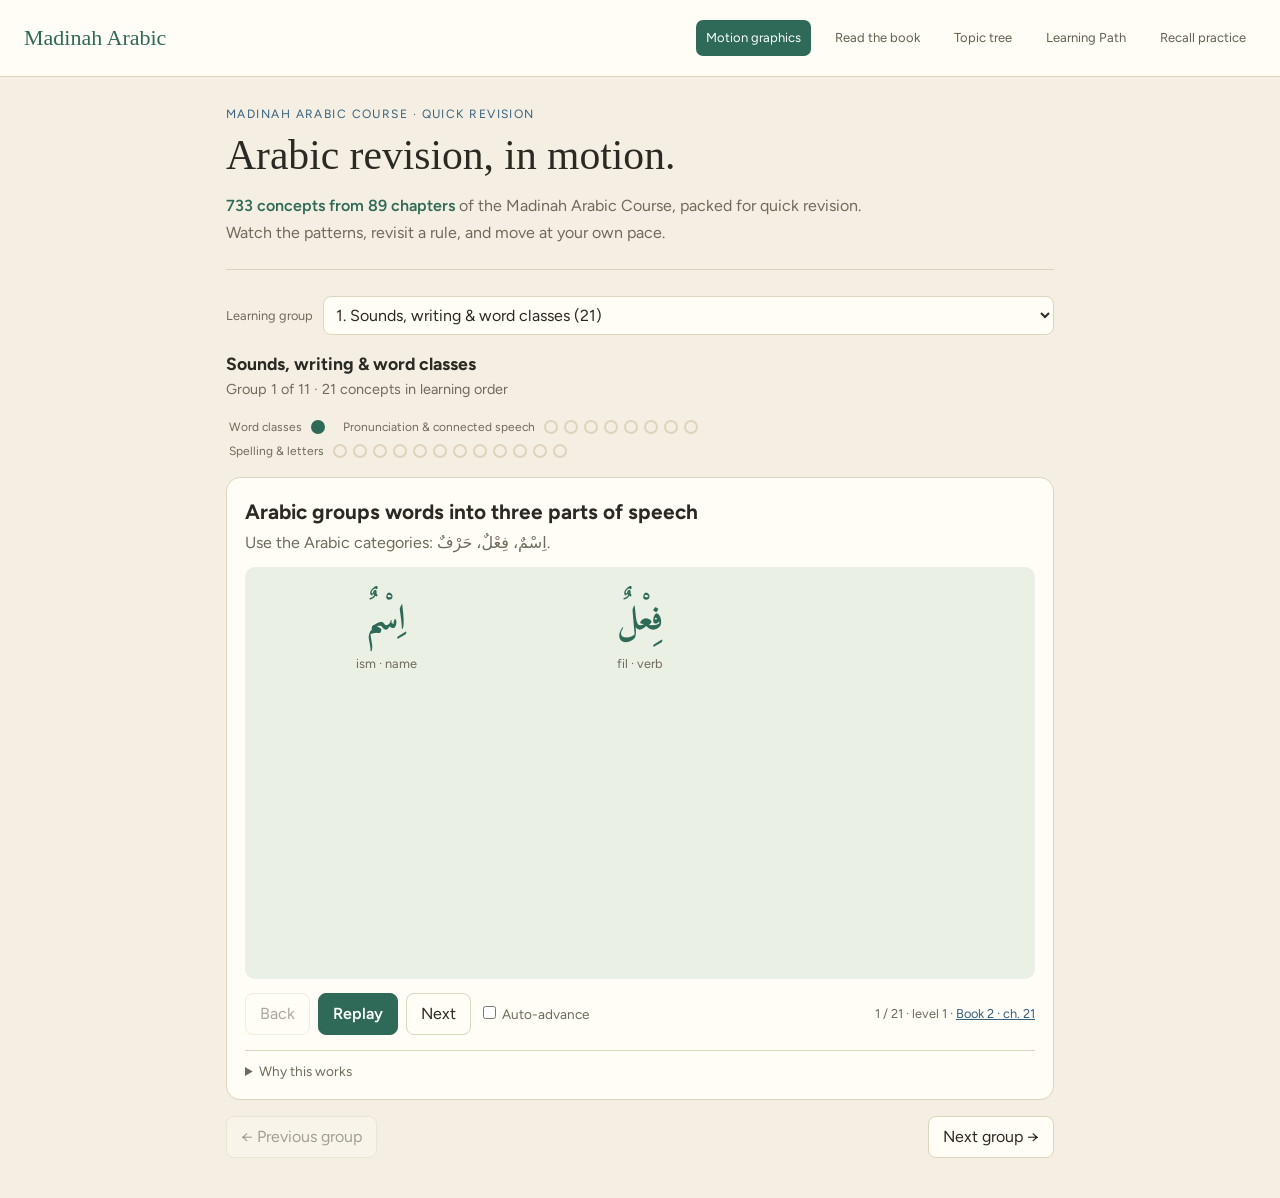
<file: index.html>
<!doctype html>
<html lang="en"><head><meta charset="utf-8"><meta name="viewport" content="width=device-width,initial-scale=1,viewport-fit=cover">
<meta name="description" content="733 concepts from 89 chapters of the Madinah Arabic Course, packed into visual lessons for quick revision. Explore all 11 groups through motion graphics."><title>Madinah Arabic — Quick revision in motion</title>
<script>if(new URLSearchParams(location.search).has('card'))location.replace('reader.html'+location.search+location.hash);</script>
<link href="https://fonts.googleapis.com/css2?family=Amiri:wght@400;700&amp;family=Figtree:wght@400;600&amp;display=swap" rel="stylesheet">
<link rel="stylesheet" href="concept-paths/motion/styles.css"><link rel="stylesheet" href="site-nav.css"><script src="site-nav.js" defer></script><script src="concept-paths/motion/motion.js" defer></script></head>
<body><main><section class="home-intro"><p class="kicker">Madinah Arabic Course · Quick revision</p><h1>Arabic revision, in motion.</h1><p><strong>733 concepts from 89 chapters</strong> of the Madinah Arabic Course, packed for quick revision. Watch the patterns, revisit a rule, and move at your own pace.</p></section>
<div class="group-picker"><label for="group">Learning group</label><select id="group" disabled><option>Loading…</option></select></div><h2 id="group-title">Arabic concepts in motion</h2>
<p class="sub" id="group-summary" role="status">Loading visual lessons…</p><nav id="dots" aria-label="Choose a concept"></nav>
<section id="card" aria-label="Animated concept"><h2 id="ttl"></h2><p id="rule"></p><div id="example-picker" hidden><label for="example">Example</label> <select id="example"></select></div><div id="stage"></div>
<div id="ctl"><button class="b" id="prev" disabled>Back</button><button class="b pri" id="rep" disabled>Replay</button><button class="b" id="next" disabled>Next</button><label style="font-size:.85rem;color:var(--mut)"><input type="checkbox" id="auto"> Auto-advance</label><span id="meta"></span></div>
<details id="context" hidden><summary>Why this works</summary><p id="explanation"></p><a id="concept-link">Read the concept &amp; original sources ↗</a></details></section>
<nav class="group-controls" aria-label="Move between groups"><button class="b" id="prev-group" disabled>← Previous group</button><button class="b" id="next-group" disabled>Next group →</button></nav></main></body></html>
</file>
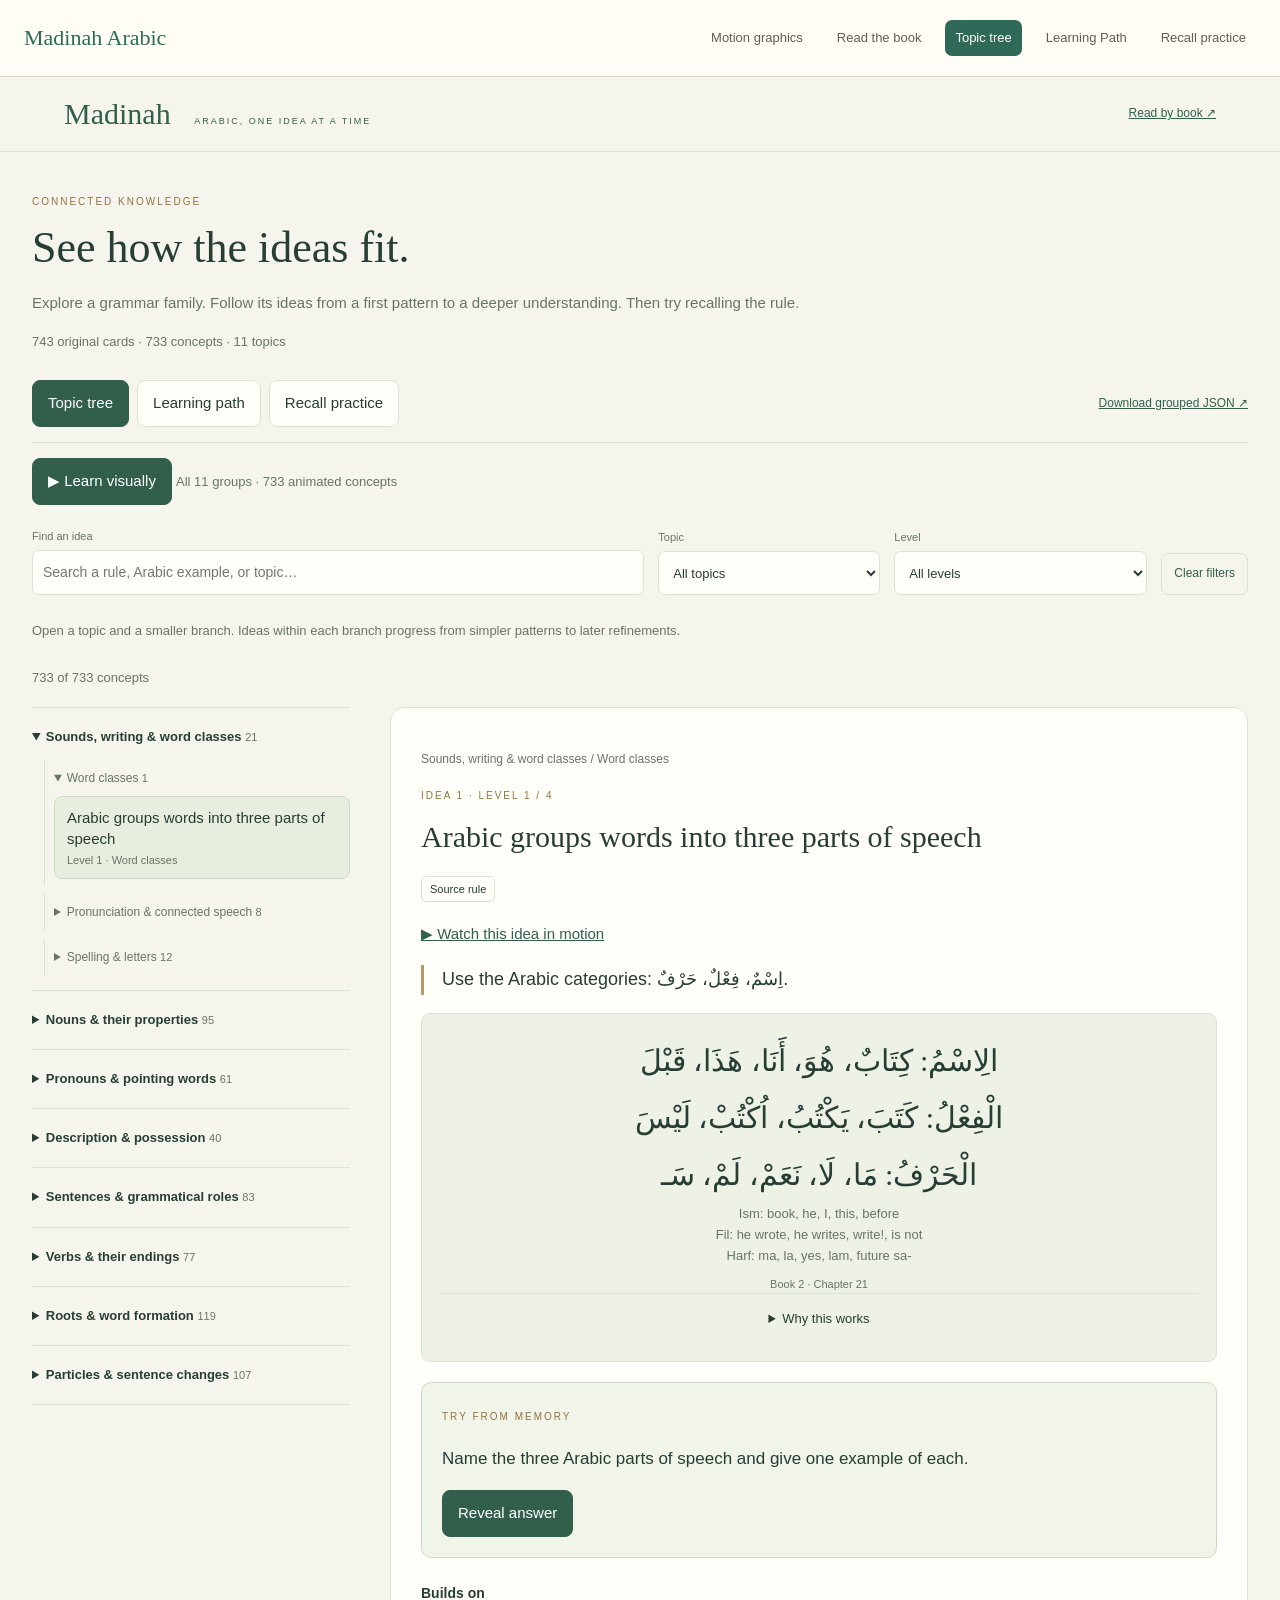
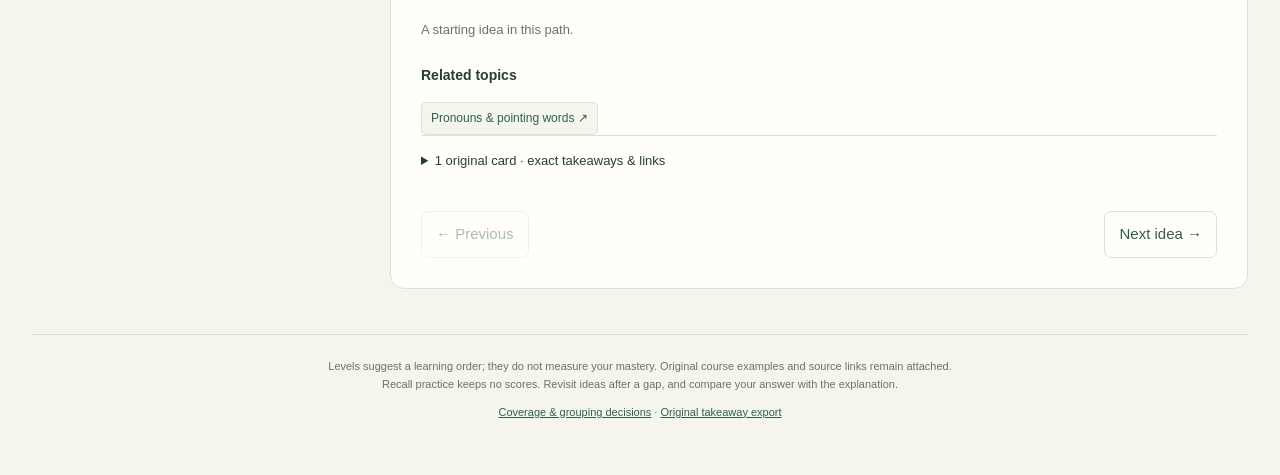
<file: concept-paths/index.html>
<!doctype html>
<html lang="en">
<head>
  <meta charset="utf-8"><meta name="viewport" content="width=device-width,initial-scale=1">
  <meta name="description" content="Explore every Madinah Arabic Course takeaway by grammar topic, follow a learning path, and practise recalling the rules.">
  <title>Madinah — Concept paths</title>
  <link rel="stylesheet" href="styles.css"><link rel="stylesheet" href="../site-nav.css"><script src="../site-nav.js" defer></script><script src="app.js?v=motion-home" defer></script>
</head>
<body>
  <header><a class="brand" href="../index.html">Madinah <span>ARABIC, ONE IDEA AT A TIME</span></a><a class="reader-link" href="../reader.html">Read by book ↗</a></header>
  <main>
    <section class="intro"><p class="eyebrow">CONNECTED KNOWLEDGE</p><h1>See how the ideas fit.</h1><p>Explore a grammar family. Follow its ideas from a first pattern to a deeper understanding. Then try recalling the rule.</p><p id="summary" class="muted" role="status">Loading concept paths…</p></section>
    <nav class="views" aria-label="Learning view"><button data-view="tree" aria-pressed="true">Topic tree</button><button data-view="path" aria-pressed="false">Learning path</button><button data-view="review" aria-pressed="false">Recall practice</button><a href="concepts.json" download>Download grouped JSON ↗</a></nav>
    <p><a class="action" href="../" style="display:inline-block;text-decoration:none">▶ Learn visually</a> <span class="muted">All 11 groups · 733 animated concepts</span></p>
    <section class="filters" aria-label="Find concepts">
      <label class="search-label">Find an idea<input id="search" type="search" placeholder="Search a rule, Arabic example, or topic…"></label>
      <label>Topic<select id="topic"><option value="">All topics</option></select></label>
      <label>Level<select id="level"><option value="">All levels</option></select></label>
      <button id="clear" class="quiet">Clear filters</button>
    </section>
    <div class="view-description"><p id="view-help" class="muted"></p><button id="mix" class="quiet" hidden>Mix this review</button></div>
    <p id="result-count" class="muted" aria-live="polite"></p>
    <div class="workspace"><aside id="navigation" aria-label="Concept navigation"></aside><section id="detail" aria-label="Selected concept"></section></div>
    <footer>Levels suggest a learning order; they do not measure your mastery. Original course examples and source links remain attached.<br>Recall practice keeps no scores. Revisit ideas after a gap, and compare your answer with the explanation.<br><a href="coverage.json">Coverage & grouping decisions</a> · <a href="../key-takeaways.json">Original takeaway export</a></footer>
  </main>
</body></html>
</file>
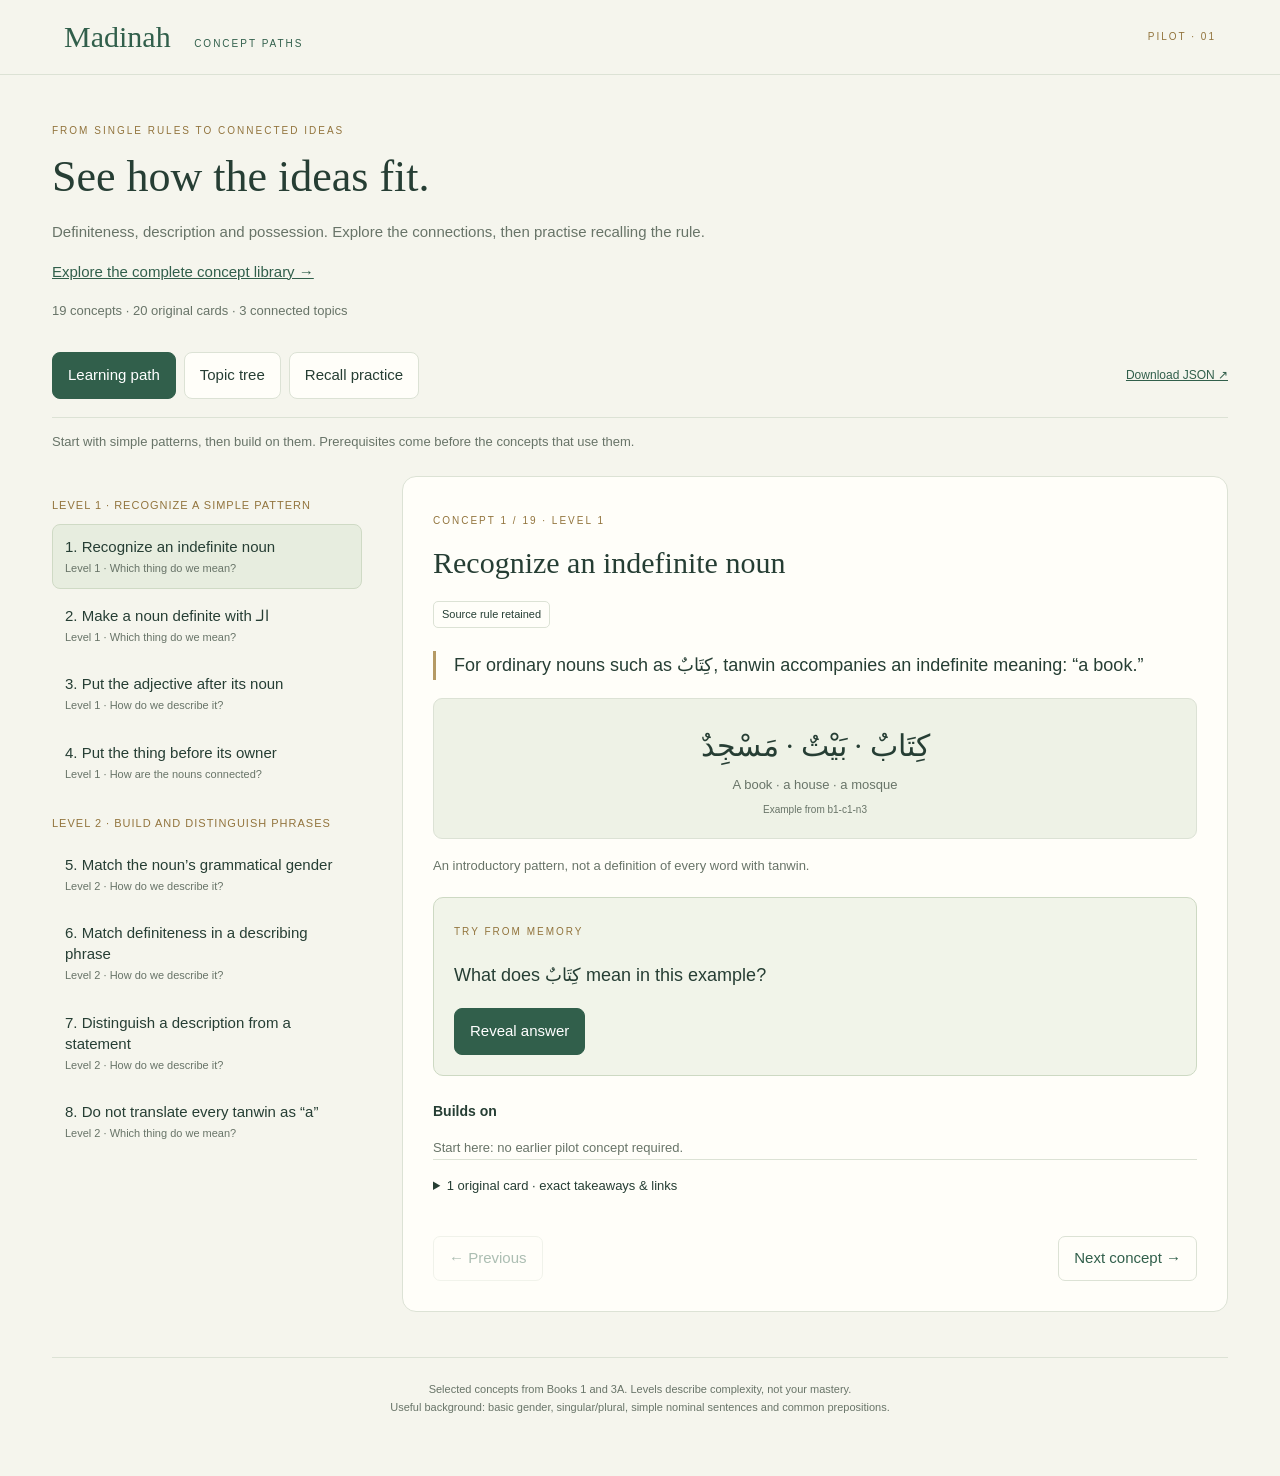
<file: pilot/index.html>
<!doctype html>
<html lang="en">
<head>
  <meta charset="utf-8"><meta name="viewport" content="width=device-width,initial-scale=1">
  <title>Madinah — Concept paths pilot</title>
  <link rel="stylesheet" href="pilot.css"><script src="pilot.js" defer></script>
</head>
<body>
  <header><a class="brand" href="../index.html">Madinah <span>CONCEPT PATHS</span></a><span class="badge">PILOT · 01</span></header>
  <main>
    <section class="intro"><p class="eyebrow">FROM SINGLE RULES TO CONNECTED IDEAS</p><h1>See how the ideas fit.</h1><p>Definiteness, description and possession. Explore the connections, then practise recalling the rule.</p><p><a href="../concept-paths/">Explore the complete concept library →</a></p><p id="summary" class="muted" role="status">Loading concepts…</p></section>
    <nav class="views" aria-label="Learning view"><button data-view="path" aria-pressed="true">Learning path</button><button data-view="tree" aria-pressed="false">Topic tree</button><button data-view="review" aria-pressed="false">Recall practice</button><a href="concepts.json">Download JSON ↗</a></nav>
    <p id="view-help" class="muted"></p>
    <div class="workspace"><aside id="navigation" aria-label="Concept navigation"></aside><section id="detail" aria-label="Selected concept"></section></div>
    <footer>Selected concepts from Books 1 and 3A. Levels describe complexity, not your mastery.<br>Useful background: basic gender, singular/plural, simple nominal sentences and common prepositions.</footer>
  </main>
</body></html>
</file>
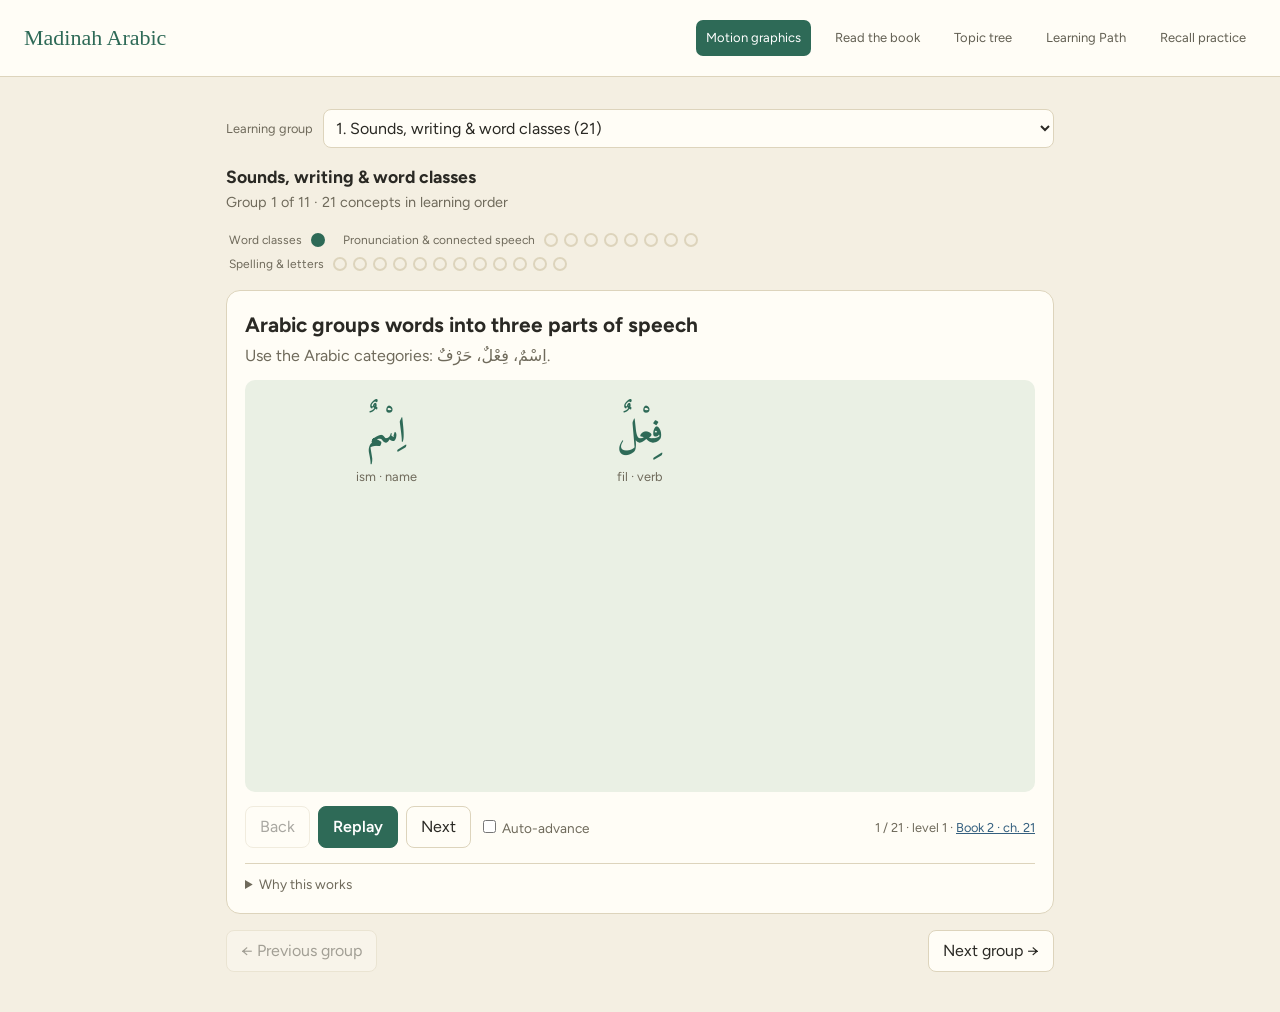
<file: concept-paths/motion/index.html>
<!DOCTYPE html>
<html lang="en"><head><meta charset="utf-8">
<meta name="viewport" content="width=device-width, initial-scale=1, viewport-fit=cover">
<title>Sounds, writing &amp; word classes – motion</title>
<link href="https://fonts.googleapis.com/css2?family=Amiri:wght@400;700&amp;family=Figtree:wght@400;600&amp;display=swap" rel="stylesheet">
<link rel="stylesheet" href="styles.css"><link rel="stylesheet" href="../../site-nav.css"><script src="../../site-nav.js" defer></script></head><body><main>
<div class="group-picker"><label for="group">Learning group</label><select id="group" disabled><option>Loading…</option></select></div><h1 id="group-title">Arabic concepts in motion</h1>
<p class="sub" id="group-summary" role="status">Loading visual lessons…</p>
<nav id="dots" aria-label="Choose a concept"></nav>
<section id="card" aria-label="Animated concept">
<h2 id="ttl"></h2><p id="rule"></p>
<div id="example-picker" hidden><label for="example">Example</label> <select id="example"></select></div><div id="stage"></div>
<div id="ctl"><button class="b" id="prev">Back</button><button class="b pri" id="rep">Replay</button><button class="b" id="next">Next</button>
<label style="font-size:.85rem;color:var(--mut)"><input type="checkbox" id="auto"> Auto-advance</label><span id="meta"></span></div>
<details id="context" hidden><summary>Why this works</summary><p id="explanation"></p><a id="concept-link">Read the concept &amp; original sources ↗</a></details></section><nav class="group-controls" aria-label="Move between groups"><button class="b" id="prev-group" disabled>← Previous group</button><button class="b" id="next-group" disabled>Next group →</button></nav></main>
<script src="motion.js"></script></body></html>
</file>
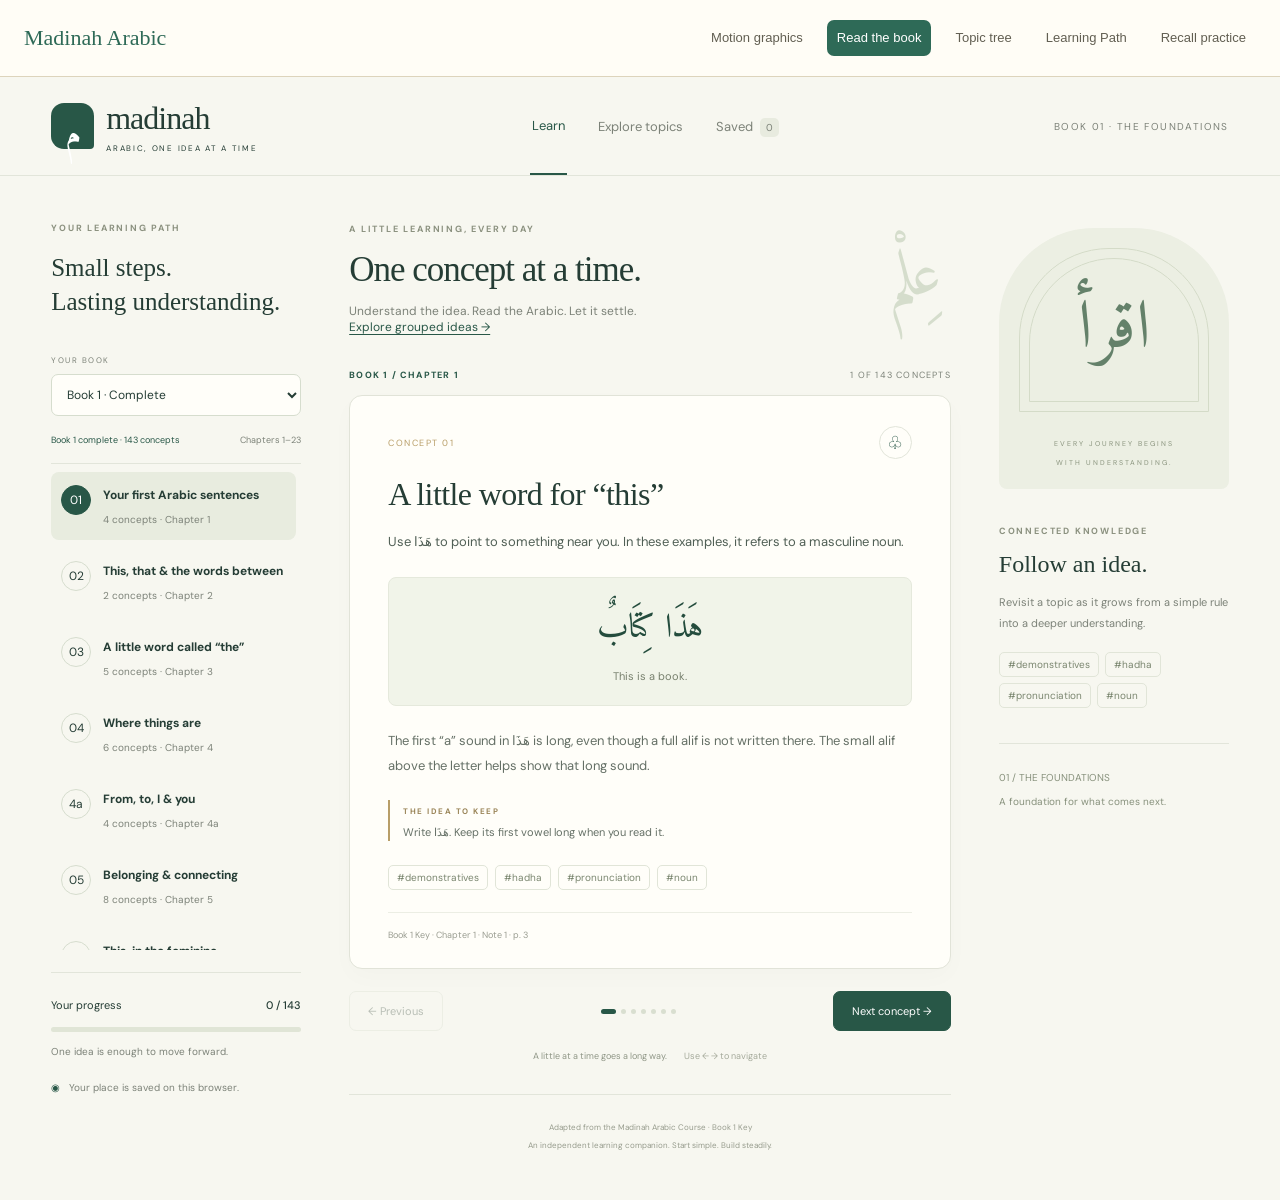
<file: reader.html>
<!doctype html>
<html lang="en"><head><meta charset="utf-8"><meta name="viewport" content="width=device-width, initial-scale=1"><meta name="description" content="Learn Arabic one clear concept at a time. A guided reading companion to the complete Book 1, Book 2, Book 3A and Book 3B Keys, with connected topic paths."><title>Madinah Arabic — Read the book</title><link rel="stylesheet" href="styles.css"><script src="concepts.js" defer></script><script src="concepts-next.js" defer></script><script src="concepts-7-9.js" defer></script><script src="concepts-10-12.js" defer></script><script src="concepts-13-18.js" defer></script><script src="concepts-19-23.js" defer></script><script src="book2-concepts.js" defer></script><script src="book2-concepts-4-6.js" defer></script><script src="book2-concepts-7-9.js" defer></script><script src="book2-concepts-10-12.js" defer></script><script src="book2-concepts-13-15.js" defer></script><script src="book2-concepts-16-18.js" defer></script><script src="book2-concepts-19-21.js" defer></script><script src="book2-concepts-22-25.js" defer></script><script src="book2-concepts-26-28.js" defer></script><script src="book2-concepts-29-31.js" defer></script><script src="book3a-concepts-1-2.js" defer></script><script src="book3a-concepts-3-7.js" defer></script><script src="book3a-concepts-8-10.js" defer></script><script src="book3a-concepts-11-12.js" defer></script><script src="book3a-concepts-13-15.js" defer></script><script src="book3b-concepts-16-18.js" defer></script><script src="book3b-concepts-19-21.js" defer></script><script src="book3b-concepts-22-24.js" defer></script><script src="book3b-concepts-25-26.js" defer></script><script src="book3b-concepts-27-28.js" defer></script><script src="book3b-concepts-29-31.js" defer></script><script src="book3b-concepts-32-34.js" defer></script><script src="app.js" defer></script><link rel="stylesheet" href="site-nav.css"><script src="site-nav.js" defer></script></head>
<body><header><a class="brand" href="./"><span class="brand-icon" lang="ar">م</span><span>madinah<span class="brand-sub">ARABIC, ONE IDEA AT A TIME</span></span></a><nav aria-label="Main"><button id="learn" class="nav-active">Learn</button><button id="topics">Explore topics</button><button id="saved">Saved <span id="saved-count">0</span></button></nav><span class="edition" id="edition">BOOK 01 · THE FOUNDATIONS</span></header>
<div class="layout"><aside><div class="eyebrow">YOUR LEARNING PATH</div><h2>Small steps.<br>Lasting understanding.</h2><div class="book-picker"><label for="book-select">YOUR BOOK</label><select id="book-select"><option value="1">Book 1 · Complete</option><option value="2">Book 2 · Complete</option><option value="3">Book 3A · Complete</option><option value="4">Book 3B · Complete</option></select></div><div class="book-label"><span id="availability">Book 1 complete</span><span id="book-range">Chapters 1–23</span></div><div id="chapters" role="navigation" aria-label="Book 1 chapters"></div><div class="progress-box"><div><span>Your progress</span><strong id="progress-label"></strong></div><progress id="progress" aria-label="Book 1 reading progress" max="143" value="0"></progress><p>One idea is enough to move forward.</p></div><div class="local-note"><span>◉</span> Your place is saved on this browser.</div></aside>
<main><section class="intro"><div><div class="eyebrow">A LITTLE LEARNING, EVERY DAY</div><h1>One concept at a time.</h1><p>Understand the idea. Read the Arabic. Let it settle.</p><p><a class="concept-paths-link" href="concept-paths/">Explore grouped ideas →</a></p></div><span class="intro-ar" lang="ar" dir="rtl">عِلْم</span></section><div id="filter-bar" hidden></div><div class="card-meta"><span id="chapter-label"></span><span id="position"></span></div><article id="concept-card" aria-live="polite"></article><div class="reader-nav"><button id="prev" class="secondary">← Previous</button><span id="dots" aria-hidden="true"></span><button id="next" class="primary">Next concept →</button></div><p class="keyboard-hint">A little at a time goes a long way. <span>Use ← → to navigate</span></p><section id="collection" hidden></section><footer><span id="source-footer">Adapted from the Madinah Arabic Course · Book 1 Key</span><br><span>An independent learning companion. Start simple. Build steadily.</span></footer></main><section class="right-rail"><div class="rail-art"><div class="arch"><span lang="ar">اقرأ</span></div><span>EVERY JOURNEY BEGINS<br>WITH UNDERSTANDING.</span></div><div class="eyebrow">CONNECTED KNOWLEDGE</div><h3>Follow an idea.</h3><p>Revisit a topic as it grows from a simple rule into a deeper understanding.</p><div id="related-tags"></div><div class="rail-bottom"><span id="rail-book">01 / THE FOUNDATIONS</span><br><span>A foundation for what comes next.</span></div></section></div><div id="toast" role="status"></div></body></html>
</file>
<file: concept-paths/motion/styles.css>
:root{--bg:#f4efe2;--stage:#eaf0e4;--card:#fffdf6;--ink:#2a2924;--mut:#6f6a5b;--line:#ddd4bc;--gold:#2e6a57;--teal:#35607f;--hi:#fbe39a;
box-sizing:border-box;padding-top:env(safe-area-inset-top,0px);padding-bottom:env(safe-area-inset-bottom,0px)}

html{scroll-padding-top:env(safe-area-inset-top,0px)}
*{box-sizing:border-box}body{margin:0;background:var(--bg);color:var(--ink);font:16px/1.5 Figtree,system-ui,sans-serif}
main{max-width:860px;margin:0 auto;padding:20px 16px 40px}
h1{font-size:1.1rem;margin:0 0 2px}.sub{color:var(--mut);font-size:.9rem;margin:0 0 14px}
#dots{display:flex;flex-wrap:wrap;gap:6px 18px;margin-bottom:14px;max-height:190px;overflow:auto;scrollbar-width:thin;padding:3px}
.grp{display:flex;align-items:center;gap:5px}.grp small{color:var(--mut);font-size:.75rem;margin-right:3px}
.dot{width:14px;height:14px;border-radius:50%;border:2px solid var(--line);background:none;padding:0;cursor:pointer}
.dot.done{background:var(--line)}.dot.cur{border-color:var(--gold);background:var(--gold)}
.dot:focus-visible,button:focus-visible{outline:3px solid var(--teal);outline-offset:2px}
#card{background:var(--card);border:1px solid var(--line);border-radius:14px;padding:18px}
#ttl{font-size:1.3rem;margin:0 0 4px}#rule{color:var(--mut);margin:0 0 12px}
#stage{min-height:300px;border-radius:10px;background:var(--stage);display:flex;flex-direction:column;align-items:center;justify-content:center;gap:16px;padding:20px;overflow:hidden;direction:ltr}
.ar{font-family:Amiri,'Noto Naskh Arabic',serif;direction:rtl;line-height:1.9}
.hid{opacity:0;transform:translateY(14px);transition:opacity .6s,transform .6s}.hid.on{opacity:1;transform:none}
.row{display:grid;grid-template-columns:1fr auto 1fr;gap:16px;align-items:center;width:100%;max-width:640px}
.row .l{font-size:2rem;direction:rtl}.row .r{font-size:2.3rem;direction:rtl}
.row .l{order:3;text-align:right}.row .r{order:1;text-align:left}.arr{order:2}.tag{order:4}
.arr{width:56px;height:3px;background:var(--gold);transform:scaleX(0);transform-origin:right;transition:transform .5s;position:relative}
.arr.on{transform:scaleX(1)}.arr:after{content:"";position:absolute;left:-2px;top:-5px;border:6px solid transparent;border-right:9px solid var(--gold);border-left:0}
.tag{grid-column:1/-1;text-align:center;color:var(--teal);font-size:.9rem;margin-top:-10px}
b.h{font-weight:inherit;color:var(--ink);background:var(--hi);border-radius:4px}
.word{font-size:4rem}.m{transition:background .8s}
.m.glow{background:var(--hi);border-radius:4px}
.spoken{font-size:1.8rem;letter-spacing:.04em;color:var(--teal);min-height:2.4rem;font-weight:600}
.note{color:var(--mut);text-align:center;max-width:520px;min-height:1.5em}
.cols{display:grid;grid-template-columns:repeat(3,1fr);gap:12px;width:100%}.col{text-align:center}
.col h3{margin:0;font-size:2.2rem;color:var(--gold)}.col p{margin:0 0 8px;color:var(--mut);font-size:.8rem}
.chip{display:block;margin:4px auto;padding:2px 8px;border:1px solid var(--line);border-radius:8px;width:max-content;font-size:1.5rem;background:var(--card)}
#ctl{display:flex;gap:8px;align-items:center;margin-top:14px;flex-wrap:wrap}
button.b{font:inherit;padding:8px 14px;border-radius:8px;border:1px solid var(--line);background:var(--card);color:var(--ink);cursor:pointer}
button.b.pri{background:var(--gold);color:#fff;border-color:var(--gold);font-weight:600}
#meta{margin-left:auto;font-size:.8rem;color:var(--mut)}#meta a{color:var(--teal)}
@media(max-width:560px){.word{font-size:2.6rem}.row .l{font-size:1.4rem}.row .r{font-size:1.6rem}.arr{width:30px}.chip{font-size:1.2rem}.col h3{font-size:1.6rem}}
@media(prefers-reduced-motion:reduce){*{transition-duration:.01s!important}}
[hidden]{display:none!important}.group-picker{display:flex;gap:10px;align-items:center;margin:12px 0 16px}.group-picker label,#example-picker label{font-size:.8rem;color:var(--mut)}select{font:inherit;color:var(--ink);background:var(--card);border:1px solid var(--line);border-radius:8px;padding:8px;max-width:100%;min-width:0}.group-picker select{flex:1}.group-controls{display:flex;justify-content:space-between;gap:12px;margin-top:16px}.grp{flex-wrap:wrap;max-width:100%;gap:6px}.grp small{max-width:100%}.dot{flex-shrink:0}.row{grid-template-columns:minmax(0,1fr) auto minmax(0,1fr)}.row .l,.row .r{overflow-wrap:anywhere;min-width:0}.example-text{font-size:clamp(1.9rem,5vw,3rem);text-align:center;white-space:pre-line;overflow-wrap:anywhere;max-width:100%;line-height:2}.token{display:inline-block;border-radius:4px;transition:opacity .6s,transform .6s,background .8s}.token.focus-word{background:var(--hi)}.translation{font-size:1rem;white-space:pre-line}.note{white-space:pre-line}#example-picker{margin-bottom:12px;font-size:.85rem}#context{border-top:1px solid var(--line);margin-top:15px;padding-top:10px;font-size:.85rem;color:var(--mut)}#context summary{cursor:pointer}#context a{color:var(--teal)}#context p{white-space:pre-line}.word{overflow-wrap:anywhere;max-width:100%;text-align:center}.spoken{text-align:center;overflow-wrap:anywhere;max-width:100%}button:disabled{opacity:.4;cursor:default}select:focus-visible,a:focus-visible{outline:3px solid var(--teal);outline-offset:2px}@media(max-width:560px){.group-picker{align-items:stretch;flex-direction:column;gap:4px}.group-controls button{font-size:.85rem;padding:8px}#stage{padding:15px;gap:12px}.row{gap:8px}.tag{margin-top:0}.grp small{flex-basis:100%}.dot{width:17px;height:17px}}
</file>
<file: site-nav.css>
.site-tabs{display:flex;align-items:center;align-self:auto;justify-content:center;gap:6px 14px;flex-wrap:wrap;padding:17px 24px;margin:0;border-bottom:1px solid #ddd4bc;background:#fffdf6;font:13px/1.5 Figtree,'Segoe UI',sans-serif;box-sizing:border-box}.site-tabs a{display:block;white-space:nowrap;text-decoration:none;color:#625f52;padding:8px 10px;border-radius:7px}.site-tabs a.site-name{font:22px Georgia,serif;color:#2e6a57;margin-right:auto;padding-left:0}.site-tabs a[aria-current=page]{background:#2e6a57;color:#fff}.site-tabs a:hover{background:#eaf0e4;color:#2e6a57}.site-tabs a:focus-visible{outline:3px solid #35607f;outline-offset:2px}.home-intro{margin-bottom:26px;padding:7px 0 22px;border-bottom:1px solid #ddd4bc}.home-intro .kicker{color:#35607f;font-size:.75rem;letter-spacing:.12em;text-transform:uppercase;margin:0 0 8px}.home-intro h1{font:clamp(1.8rem,4vw,2.6rem)/1.15 Georgia,serif;margin:0 0 12px;color:#2a2924}.home-intro p{margin:0;max-width:660px;color:#6f6a5b;line-height:1.7}.home-intro strong{color:#2e6a57;font-weight:600}#group-title{font-size:1.1rem;margin:0 0 2px}@media(max-width:600px){.site-tabs{padding:12px 16px;justify-content:flex-start;gap:4px}.site-tabs a.site-name{flex-basis:100%;font-size:21px}.site-tabs a{font-size:12px;padding:7px 9px}.home-intro{padding-bottom:18px;margin-bottom:18px}}
</file>
<file: concept-paths/styles.css>
:root{--ink:#263e34;--green:#315f4b;--muted:#687468;--line:#dce2d5;--paper:#fffef9;--gold:#92743d}*{box-sizing:border-box}body{margin:0;background:#f5f5ed;color:var(--ink);font:15px/1.65 'Segoe UI',sans-serif}button,a{-webkit-tap-highlight-color:transparent}button,input,select{font:inherit}button{cursor:pointer}a{color:var(--green)}button:focus-visible,a:focus-visible,summary:focus-visible,input:focus-visible,select:focus-visible{outline:3px solid #a9843a;outline-offset:3px}header{padding:20px 5%;border-bottom:1px solid var(--line);display:flex;align-items:center;justify-content:space-between;gap:15px}.brand{font:30px Georgia,serif;text-decoration:none}.brand span{font:9px 'Segoe UI',sans-serif;letter-spacing:2px;margin-left:16px}.reader-link{font-size:12px}.eyebrow{font-size:10px;letter-spacing:2px;color:var(--gold)}main{max-width:1320px;margin:auto;padding:32px}.intro{max-width:800px}.intro h1{font:44px/1.15 Georgia,serif;margin:12px 0 18px}.intro>p:not(.eyebrow){color:var(--muted)}.muted{color:var(--muted);font-size:13px}.views{display:flex;gap:8px;align-items:center;flex-wrap:wrap;border-bottom:1px solid var(--line);padding:15px 0}.views button,.action{border:1px solid var(--line);border-radius:8px;background:var(--paper);color:var(--ink);padding:10px 15px}.views button[aria-pressed=true],.action{background:var(--green);color:white;border-color:var(--green)}.views a{margin-left:auto;font-size:12px}.filters{display:flex;align-items:end;gap:14px;flex-wrap:wrap;margin-top:22px}.filters label{display:flex;flex-direction:column;font-size:11px;color:var(--muted);gap:5px}.search-label{flex:1;min-width:210px}input,select{border:1px solid var(--line);background:var(--paper);border-radius:7px;color:var(--ink);padding:10px;min-height:44px}input{width:100%;font-size:14px}select{max-width:260px;font-size:13px}.quiet{border:1px solid var(--line);border-radius:7px;background:transparent;color:var(--green);padding:10px 12px;font-size:12px;min-height:40px}.view-description{display:flex;gap:15px;align-items:center;justify-content:space-between;margin-top:12px}.view-description>p{max-width:900px}.workspace{display:grid;grid-template-columns:330px minmax(0,1fr);gap:28px;margin-top:18px}aside{max-height:80vh;overflow:auto;padding-right:12px;scrollbar-width:thin}.concept-link{display:block;width:100%;text-align:left;border:1px solid transparent;background:transparent;color:var(--ink);padding:10px 12px;border-radius:8px;margin:3px 0;line-height:1.4}.concept-link[aria-current=true]{background:#e7eddf;border-color:#cfdac5}.concept-link small{display:block;color:var(--muted);font-size:11px;margin-top:4px}#detail{min-width:0;background:var(--paper);border:1px solid var(--line);border-radius:14px;padding:30px;align-self:start}h2{font:30px/1.25 Georgia,serif;margin:12px 0 20px}h3{font-size:14px;margin-top:24px}.rule{font-size:18px;border-left:3px solid #b59a65;padding-left:18px;overflow-wrap:anywhere}.example{background:#eef2e6;border:1px solid var(--line);border-radius:9px;padding:18px;margin:16px 0;text-align:center}.arabic{font:30px/1.9 'Traditional Arabic','Segoe UI',serif;white-space:pre-line;overflow-wrap:anywhere}.translation{font-size:13px;color:var(--muted);white-space:pre-line}.example>small{display:block;font-size:11px;color:var(--muted);margin-top:8px}.explanation{font-size:14px;line-height:1.85;text-align:start}.chip{display:inline-block;font-size:11px;padding:3px 8px;border:1px solid var(--line);border-radius:5px;margin:0 5px 5px 0}.connections{display:flex;flex-wrap:wrap;gap:6px}.connections button{font-size:12px;border:1px solid var(--line);background:#f4f5ed;border-radius:5px;padding:6px 9px;color:var(--green);max-width:100%;text-align:start}.review-box{border:1px solid #cdd9c3;background:#f1f4e9;border-radius:10px;padding:20px;margin:20px 0}.review-box>p{font-size:17px}.review-box .arabic{padding:10px 0}.answer{border-top:1px solid var(--line);padding-top:14px;margin-top:16px}.controls{display:flex;gap:10px;justify-content:space-between;margin-top:25px}.controls button{padding:10px 14px;border:1px solid var(--line);background:transparent;border-radius:7px;color:var(--green)}button:disabled{opacity:.4;cursor:default}details{border-top:1px solid var(--line);padding:14px 0}summary{cursor:pointer;font-size:13px}aside details summary{font-weight:600;padding:6px 0;line-height:1.4}aside .branch{margin:8px 0 0 12px;padding:4px 0;border-top:0;border-left:1px solid var(--line);padding-left:9px}aside .branch summary{font-weight:400;font-size:12px;color:var(--muted)}.count{font-weight:400;font-size:11px;color:var(--muted)}blockquote{margin:10px 0;padding-left:14px;border-left:2px solid var(--line);font-size:13px;color:var(--muted)}.source-item{padding:12px 0;border-bottom:1px solid var(--line)}.source-item:last-child{border:0}.source-item a{font-size:13px}.note{font-size:13px;color:var(--muted)}.page-controls{display:flex;gap:8px;justify-content:space-between;padding:15px 0;align-items:center}.page-controls button{border:1px solid var(--line);background:transparent;padding:8px;border-radius:6px;color:var(--green)}.page-controls span{font-size:11px;color:var(--muted)}.empty{padding:25px 10px}.breadcrumb{color:var(--muted);font-size:12px}.topic-jump{border:0;background:transparent;padding:0;color:var(--green);font:inherit;text-decoration:underline;cursor:pointer}footer{text-align:center;color:var(--muted);font-size:11px;margin-top:45px;padding:22px;border-top:1px solid var(--line)}footer a{display:inline-block;margin-top:10px}[hidden]{display:none!important}@media(max-width:800px){main{padding:24px 18px}.intro h1{font-size:35px}.workspace{grid-template-columns:1fr;gap:18px}aside{max-height:280px;border-bottom:1px solid var(--line);padding-bottom:12px}#detail{padding:22px}.brand span{display:block;margin:5px 0 0}.views a{margin:5px 0}.views button{font-size:13px;padding:9px 11px}.arabic{font-size:27px}.filters{gap:10px}.filters label{flex:1}.filters .search-label{flex-basis:100%}select{width:100%;max-width:100%}.view-description{align-items:start}.reader-link{font-size:11px;white-space:nowrap}}@media(prefers-reduced-motion:no-preference){button,a{transition:background-color .12s,color .12s}}
</file>
<file: pilot/pilot.css>
:root{--ink:#263e34;--green:#315f4b;--muted:#687468;--line:#dce2d5;--paper:#fffef9;--gold:#92743d}*{box-sizing:border-box}body{margin:0;background:#f5f5ed;color:var(--ink);font:15px/1.65 'Segoe UI',sans-serif}button,a{-webkit-tap-highlight-color:transparent}button{font:inherit;cursor:pointer}a{color:var(--green)}button:focus-visible,a:focus-visible,summary:focus-visible{outline:3px solid #a9843a;outline-offset:3px}header{padding:20px 5%;border-bottom:1px solid var(--line);display:flex;align-items:center;justify-content:space-between}.brand{font:30px Georgia,serif;text-decoration:none}.brand span{font:10px 'Segoe UI',sans-serif;letter-spacing:2px;margin-left:16px}.badge,.eyebrow{font-size:10px;letter-spacing:2px;color:var(--gold)}main{max-width:1240px;margin:auto;padding:38px 32px}.intro{max-width:780px}.intro h1{font:44px/1.15 Georgia,serif;margin:12px 0 18px}.intro>p:not(.eyebrow){color:var(--muted)}.muted{color:var(--muted);font-size:13px}.views{display:flex;gap:8px;align-items:center;flex-wrap:wrap;border-bottom:1px solid var(--line);padding:18px 0}.views button,.action{border:1px solid var(--line);border-radius:8px;background:var(--paper);color:var(--ink);padding:10px 15px}.views button[aria-pressed=true],.action{background:var(--green);color:white;border-color:var(--green)}.views a{margin-left:auto;font-size:12px}.workspace{display:grid;grid-template-columns:320px minmax(0,1fr);gap:30px;margin-top:24px}aside{max-height:76vh;overflow:auto;padding-right:10px}.level-label{font-size:11px;color:var(--gold);text-transform:uppercase;letter-spacing:1px;margin:20px 0 10px}.concept-link{display:block;width:100%;text-align:left;border:1px solid transparent;background:transparent;color:var(--ink);padding:11px 12px;border-radius:8px;margin-bottom:4px;line-height:1.4}.concept-link[aria-current=true]{background:#e7eddf;border-color:#cfdac5}.concept-link small{display:block;color:var(--muted);font-size:11px;margin-top:4px}#detail{min-width:0;background:var(--paper);border:1px solid var(--line);border-radius:14px;padding:30px;align-self:start}h2{font:30px/1.25 Georgia,serif;margin:12px 0 20px}h3{font-size:14px;margin-top:24px}.rule{font-size:18px;border-left:3px solid #b59a65;padding-left:18px}.example{background:#eef2e6;border:1px solid var(--line);border-radius:9px;padding:18px;margin:16px 0;text-align:center}.arabic{font:30px/1.9 'Traditional Arabic','Segoe UI',serif;white-space:pre-line}.translation{font-size:13px;color:var(--muted);white-space:pre-line}.example small{font-size:10px;color:var(--muted)}.chip{display:inline-block;font-size:11px;padding:3px 8px;border:1px solid var(--line);border-radius:5px;margin:0 5px 5px 0}.prereq{display:flex;flex-wrap:wrap;gap:6px}.prereq button{font-size:12px;border:1px solid var(--line);background:#f4f5ed;border-radius:5px;padding:6px 9px;color:var(--green)}.review-box{border:1px solid #cdd9c3;background:#f1f4e9;border-radius:10px;padding:20px;margin:20px 0}.review-box p{font-size:18px}.answer{border-top:1px solid var(--line);padding-top:14px;margin-top:16px}.controls{display:flex;gap:10px;justify-content:space-between;margin-top:25px}.controls button{padding:9px 15px;border:1px solid var(--line);background:transparent;border-radius:7px;color:var(--green)}button:disabled{opacity:.4;cursor:default}details{border-top:1px solid var(--line);padding:15px 0}summary{cursor:pointer;font-size:13px}aside details summary{font-weight:600}blockquote{margin:10px 0;padding-left:14px;border-left:2px solid var(--line);font-size:13px;color:var(--muted)}.source-item{padding:12px 0;border-bottom:1px solid var(--line)}.source-item:last-child{border:0}.source-item a{font-size:13px}.note{font-size:13px;color:var(--muted)}footer{text-align:center;color:var(--muted);font-size:11px;margin-top:45px;padding:22px;border-top:1px solid var(--line)}[hidden]{display:none!important}@media(max-width:760px){main{padding:25px 18px}.intro h1{font-size:35px}.workspace{grid-template-columns:1fr;gap:18px}aside{max-height:240px;border-bottom:1px solid var(--line);padding-bottom:12px}#detail{padding:22px}.brand span{display:block;margin:5px 0 0}.views a{margin:5px 0}.views button{font-size:13px;padding:9px 11px}.arabic{font-size:27px}}
</file>
<file: styles.css>
@import url('https://fonts.googleapis.com/css2?family=DM+Sans:wght@400;500;600;700&family=Amiri:wght@400;700&display=swap');
:root{--ink:#253d35;--muted:#7c8278;--paper:#f7f7f0;--green:#285747;--line:#e2e5da;--gold:#b89e68}*{box-sizing:border-box}body{margin:0;background:var(--paper);color:var(--ink);font:14px 'DM Sans',Arial,sans-serif}button,a{-webkit-tap-highlight-color:transparent}button{font:inherit;cursor:pointer}button:focus-visible,a:focus-visible{outline:3px solid #b89e68;outline-offset:4px}header{height:99px;border-bottom:1px solid var(--line);display:flex;align-items:center;justify-content:space-between;padding:0 4%;gap:20px}.brand{display:flex;gap:12px;align-items:center;text-decoration:none;color:var(--ink);font:32px Georgia,serif;letter-spacing:-1px}.brand-icon{background:var(--green);color:white;border-radius:13px 13px 4px 13px;width:43px;height:46px;text-align:center;font:37px Amiri,serif}.brand-sub{display:block;font:8px 'DM Sans',sans-serif;letter-spacing:1.7px;margin-top:6px}.edition{font-size:10px;letter-spacing:1.4px;color:var(--muted)}.edition span{margin:0 10px;color:var(--gold)}nav{display:flex;gap:29px;align-self:stretch}nav button{border:0;background:none;color:var(--muted);font-size:13px;padding:0 2px}nav .nav-active{color:var(--green);border-bottom:2px solid var(--green)}#saved-count{font-size:10px;background:#e8ebdf;padding:3px 6px;border-radius:5px;margin-left:4px}.layout{max-width:1530px;margin:auto;display:grid;grid-template-columns:250px minmax(400px,700px) 230px;gap:48px;padding:46px 4%}.eyebrow{font-size:9px;letter-spacing:1.8px;font-weight:700;color:#8b917f}aside h2{font:25px/1.35 Georgia,serif;margin:17px 0 36px}.book-label{font-size:12px;font-weight:700;border-bottom:1px solid var(--line);padding-bottom:17px}.book-label span{float:right;color:var(--muted);font-size:10px;font-weight:400}.chapter{width:100%;display:flex;gap:12px;text-align:left;border:0;background:none;padding:18px 10px;border-radius:8px;margin-top:8px;color:var(--ink)}.chapter.active{background:#e8ecdf}.chapter-number{font-size:12px;border:1px solid #d6ddce;border-radius:50%;width:30px;height:30px;display:grid;place-items:center;flex-shrink:0}.chapter.active .chapter-number{background:var(--green);color:white;border-color:var(--green)}.chapter strong{font-size:12px;display:block;margin:2px 0 6px}.chapter small{color:var(--muted);font-size:10px}.progress-box{border-top:1px solid var(--line);margin-top:31px;padding-top:25px}.progress-box div{display:flex;justify-content:space-between;font-size:11px}.progress-box strong{font-weight:500}progress{width:100%;height:5px;border:0;margin-top:15px;accent-color:var(--green)}progress::-webkit-progress-bar{background:#e0e5d6;border-radius:5px}progress::-webkit-progress-value{background:var(--green);border-radius:5px}.progress-box p,.local-note{font-size:10px;color:var(--muted);line-height:1.8}.local-note{margin-top:35px}.local-note span{margin-right:6px;color:var(--green)}.intro{display:flex;justify-content:space-between;align-items:center;margin:0 0 33px}.intro h1{font:35px/1.2 Georgia,serif;letter-spacing:-1px;margin:14px 0 12px}.intro p{color:var(--muted);font-size:12px;margin:0}.intro-ar{font:65px Amiri,serif;color:#d5ddcc;transform:rotate(-9deg);margin-right:10px}.card-meta{display:flex;justify-content:space-between;font-size:9px;letter-spacing:1.2px;color:var(--muted);margin-bottom:14px}#chapter-label{color:var(--green);font-weight:700}article{background:#fffef9;border:1px solid #e1e3d8;border-radius:13px;padding:30px 38px 27px;box-shadow:0 8px 25px #31412e05;min-height:470px;animation:enter .25s ease}.card-top{display:flex;justify-content:space-between;align-items:center}.concept-number{font-size:9px;letter-spacing:1.5px;color:var(--gold)}.bookmark{background:none;border:1px solid var(--line);border-radius:50%;width:33px;height:33px;color:var(--green);font-size:18px}.bookmark.on{background:var(--green);color:white}article h2{font:32px/1.22 Georgia,serif;letter-spacing:-.6px;margin:16px 0}article p{font-size:13px;line-height:1.85;color:#657066}article .lead{color:#505f55}.example{background:#f1f4e9;border:1px solid #e5e9dc;border-radius:8px;text-align:center;margin:23px 0;padding:19px 12px}.arabic{font:34px/1.9 Amiri,'Traditional Arabic',serif;white-space:pre-line;color:#244c3d}.translation{font-size:11px;color:#78806e;white-space:pre-line;margin-top:5px;line-height:1.8}.takeaway{border-left:2px solid var(--gold);padding-left:13px;margin-top:22px}.takeaway span{font-size:8px;letter-spacing:1.5px;font-weight:700;color:#9a8558}.takeaway p{font-size:11px;line-height:1.7;margin:5px 0}.tags{display:flex;gap:7px;flex-wrap:wrap;margin-top:24px}.tag{border:1px solid #e1e5d8;background:none;border-radius:5px;padding:5px 8px;color:#7a866f;font-size:10px}.tag:hover{background:#e8ecdf}.source{font-size:9px;color:#9a9d91;border-top:1px solid #eceee4;padding-top:16px;margin-top:22px}.reader-nav{display:flex;justify-content:space-between;align-items:center;margin-top:22px}.primary,.secondary{border-radius:7px;padding:12px 18px;font-size:11px}.primary{background:var(--green);border:1px solid var(--green);color:white}.secondary{background:none;border:1px solid #dce1d4;color:#5d6c60}button:disabled{opacity:.4;cursor:default}#dots{display:flex;gap:5px}#dots i{width:5px;height:5px;border-radius:50%;background:#d9dfd0}#dots i.current{width:15px;border-radius:4px;background:var(--green)}.keyboard-hint{font-size:9px;color:#8f9686;text-align:center;margin-top:19px}.keyboard-hint span{margin-left:15px;color:#a5aa9b}footer{text-align:center;font-size:9px;color:#969b8c;line-height:2;border-top:1px solid var(--line);margin-top:32px;padding-top:23px}footer span{font-size:8px}.right-rail{padding-top:6px}.rail-art{background:#ecefe3;border-radius:95px 95px 8px 8px;min-height:257px;text-align:center;padding:20px;margin-bottom:36px;overflow:hidden}.arch{border:1px solid #d4dbc8;border-radius:90px 90px 0 0;position:relative;height:164px;display:grid;place-items:center;margin-bottom:20px}.arch:after{content:'';position:absolute;inset:9px;border:1px solid #d4dbc8;border-radius:90px 90px 0 0}.arch span{font:68px Amiri,serif;color:#64816a}.rail-art>span{font-size:7px;letter-spacing:2px;line-height:1.8;color:#8a947e}.right-rail h3{font:24px Georgia,serif;margin:14px 0}.right-rail p{font-size:11px;line-height:1.9;color:var(--muted)}#related-tags{display:flex;flex-wrap:wrap;gap:6px;margin-top:18px}.rail-bottom{margin-top:35px;border-top:1px solid var(--line);padding-top:22px;font-size:8px;letter-spacing:1.5px;color:#87917c;line-height:2.4}.rail-bottom span{letter-spacing:0;font-size:10px}#filter-bar{padding:12px;background:#e8ecdf;border-radius:7px;margin-bottom:16px;font-size:12px}#filter-bar button{float:right;border:0;background:none;color:var(--green)}#collection{background:#fffef9;padding:25px;border:1px solid var(--line);border-radius:10px}#collection h2{font:26px Georgia,serif}#collection input{width:100%;padding:12px;border:1px solid var(--line);border-radius:6px;margin-bottom:20px;font:inherit}.result{display:block;width:100%;text-align:left;background:none;border:0;border-bottom:1px solid var(--line);padding:17px 0;color:var(--ink)}.result small{display:block;color:var(--muted);margin-top:6px;font-size:10px}.topic-grid{display:flex;gap:10px;flex-wrap:wrap}#toast{position:fixed;bottom:20px;left:50%;transform:translateX(-50%);background:var(--green);color:white;border-radius:8px;padding:13px 22px;display:none;font-size:12px}@keyframes enter{from{opacity:.6;transform:translateY(5px)}to{opacity:1;transform:translateY(0)}}@media(min-width:1450px){.layout{gap:60px}}@media(max-width:1150px){.layout{grid-template-columns:210px minmax(350px,1fr);gap:30px}.right-rail{display:none}.edition{display:none}}@media(max-width:720px){header{height:80px;padding:0 5%;gap:12px}.brand{font-size:25px}.brand-sub{font-size:6px}.brand-icon{width:34px;height:38px;font-size:30px}nav{gap:13px}nav button{font-size:11px}.layout{display:block;padding:25px 5%}aside h2,aside>.eyebrow,.book-label,.progress-box,.local-note{display:none}#chapters{display:flex;gap:5px;margin-bottom:25px}.chapter{padding:9px 7px;gap:7px;margin:0;flex:1}.chapter strong{font-size:10px}.chapter small{font-size:8px}.chapter-number{width:23px;height:23px;font-size:9px}.intro h1{font-size:29px}.intro-ar{font-size:48px}.intro p{font-size:10px}article{padding:23px;min-height:450px}article h2{font-size:28px}.arabic{font-size:30px}.keyboard-hint span{display:none}.reader-nav{gap:8px}#dots{gap:3px}.primary,.secondary{padding:12px;font-size:10px}}

@media(max-width:720px){#chapters{overflow-x:auto;padding-bottom:10px;scroll-snap-type:x proximity}.chapter{flex:0 0 165px;scroll-snap-align:start}}

@media(min-width:721px){#chapters{max-height:54vh;overflow-y:auto;scrollbar-width:thin;scrollbar-color:#c8d3bf transparent;padding-right:5px}.chapter{padding-top:13px;padding-bottom:13px}.progress-box{margin-top:22px}.local-note{margin-top:18px}}

.book-picker{margin:0 0 18px}.book-picker label{display:block;font-size:8px;letter-spacing:1.5px;color:var(--muted);margin-bottom:9px}.book-picker select{width:100%;border:1px solid #d6ddce;border-radius:7px;background:#fffef9;color:var(--ink);padding:11px;font:inherit;font-size:12px}.book-label{display:flex;flex-wrap:wrap;justify-content:space-between;gap:8px}.book-label span{float:none;font-size:9px}#availability{color:var(--green)}@media(max-width:720px){.book-picker{display:flex;align-items:center;gap:12px;margin-bottom:15px}.book-picker label{flex-shrink:0;margin:0}.book-picker select{max-width:260px}.book-label{display:flex;margin-bottom:15px;padding-bottom:10px}}

.concept-paths-link{color:var(--green);text-underline-offset:3px}
</file>
